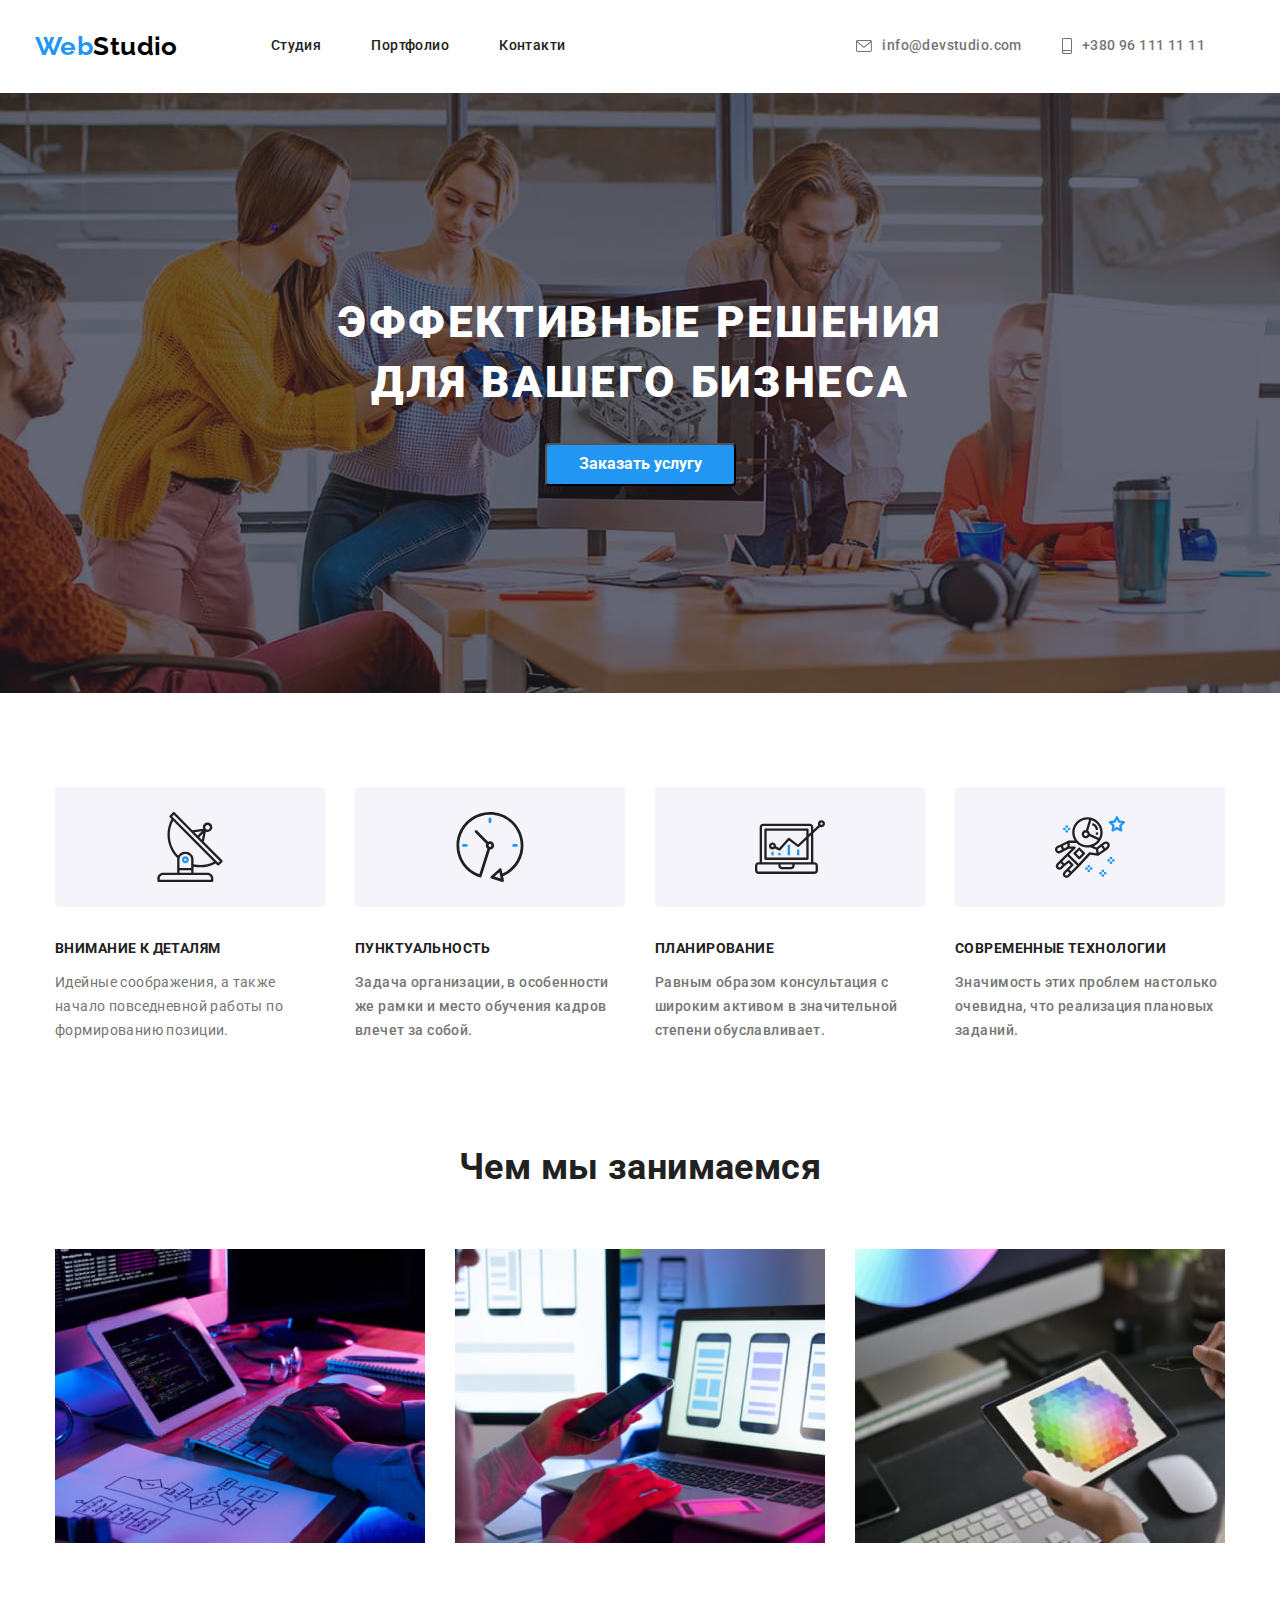
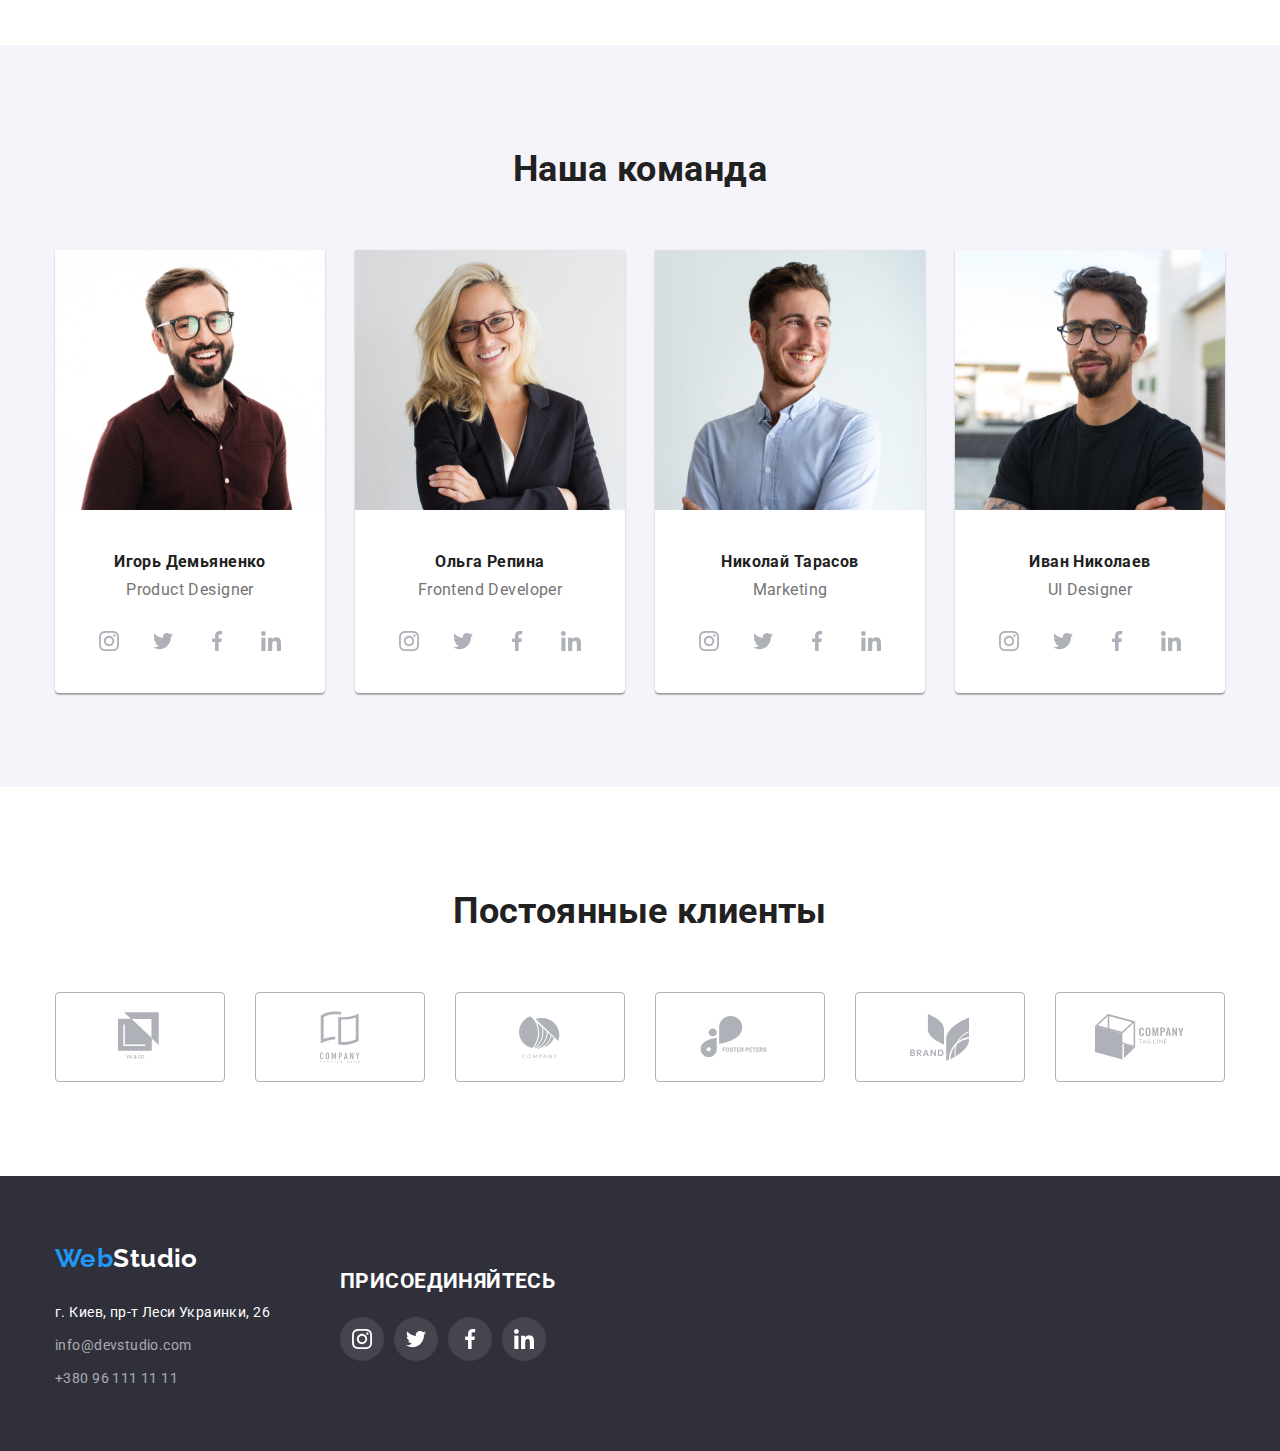
<file: index.html>
<!DOCTYPE html>
<html lang="ru">
  <head>
    <meta charset="UTF-8" />
    <meta name="viewport" content="width=device-width, initial-scale=1.0" />
    <title>WebStudio</title>
    <link
      href="https://fonts.googleapis.com/css2?family=Roboto:wght@300;400;500;700;900&display=swap"
      rel="stylesheet"
    />
    <link rel="stylesheet" href="./css/modern-normalize.min.css" />
    <link rel="stylesheet" href="./css/styles.css" />
  </head>
  <body>
    <!-- Header -->
    <header class="page-header">
      <div class="container flexbox">
        <nav class="navigation">
          <a class="link logo-header" href="./index.html"
            >Web<span class="studio-header">Studio</span></a
          >
          <!-- done -->
          <ul class="null list flexbox">
            <li class="header-item">
              <a class="null link header-link" href="./index.html">Студия</a>
            </li>
            <!-- done -->
            <li class="header-item">
              <a class="null link header-link" href="./portfolio.html"
                >Портфолио</a
              >
            </li>
            <!-- done -->
            <li class="header-item">
              <a class="null link header-link" href="">Контакти</a>
            </li>
            <!-- done -->
          </ul>
        </nav>
        <ul class="null list flexbox">
          <li class="contact-item">
            <a href="mailto:info@devstudio.com" class="contact-link">
              <svg class="mail-icon">
                <use href="./images/icons/sprite.svg#mail-icon"></use>
              </svg>
              info@devstudio.com
            </a>
          </li>
          <li class="contact-item">
            <a href="tel:380961111111" class="contact-link">
              <svg class="phone-icon">
                <use href="./images/icons/sprite.svg#smartphone-icon"></use>
              </svg>
              +380 96 111 11 11
            </a>
          </li>
        </ul>
      </div>
    </header>

    <main>
      <!-- Hero -->
      <section class="section-hero">
        <div class="container img-overlay">
          <ul class="null list hero-list">
            <li class="hero-item">
              <h1 class="null hero-header">
                Эффективные решения <br />
                для вашего бизнеса
              </h1>
            </li>
            <li class="hero-item">
              <button class="button-order" type="button">
                Заказать услугу
              </button>
            </li>
          </ul>
        </div>
      </section>

      <!-- Advantages -->
      <section class="section">
        <div class="container">
          <h2 class="hide-header">Преимущества</h2>
          <ul class="null list grid-list">
            <li class="grid-advantage-item">
              <div class="advantage-item-icon">
                <svg class="advantage-icon">
                  <use href="./images/icons/sprite.svg#antenna-icon"></use>
                </svg>
              </div>
              <h3 class="null advantage-header">Внимание к деталям</h3>
              <p class="null description">
                Идейные соображения, а также начало повседневной работы по
                формированию позиции.
              </p>
            </li>

            <li class="grid-advantage-item">
              <div class="advantage-item-icon">
                <svg class="advantage-icon">
                  <use href="./images/icons/sprite.svg#clock-icon"></use>
                </svg>
              </div>
              <h3 class="null advantage-header">Пунктуальность</h3>
              <p class="null">
                Задача организации, в особенности же рамки и место обучения
                кадров влечет за собой.
              </p>
            </li>

            <li class="grid-advantage-item">
              <div class="advantage-item-icon">
                <svg class="advantage-icon">
                  <use href="./images/icons/sprite.svg#diagram-icon"></use>
                </svg>
              </div>
              <h3 class="null advantage-header">Планирование</h3>
              <p class="null">
                Равным образом консультация с широким активом в значительной
                степени обуславливает.
              </p>
            </li>

            <li class="grid-advantage-item">
              <div class="advantage-item-icon">
                <svg class="advantage-icon">
                  <use href="./images/icons/sprite.svg#astronaut-icon"></use>
                </svg>
              </div>
              <h3 class="null advantage-header">Современные технологии</h3>
              <p class="null">
                Значимость этих проблем настолько очевидна, что реализация
                плановых заданий.
              </p>
            </li>
          </ul>
        </div>
      </section>

      <!-- What we do -->
      <section class="section-works">
        <div class="container">
          <h2 class="null section-header">Чем мы занимаемся</h2>
          <ul class="null list grid-list">
            <li class="works-item grid-works-item">
              <img
                class="works-img"
                src="./images/tablet_coding.jpg"
                alt="Планшет на якому редагують код"
              />
            </li>
            <li class="works-item grid-works-item">
              <img
                class="works-img"
                src="./images/smart_model.jpg"
                alt="Макет програми на дисплеї ноутбука"
              />
            </li>
            <li class="works-item grid-works-item">
              <img
                class="works-img"
                src="./images/color_schema.jpg"
                alt="Схема основних кольорів на планшеті"
              />
            </li>
          </ul>
        </div>
      </section>

      <!-- Own team -->
      <section class="section-team section">
        <div class="container">
          <h2 class="null section-header">Наша команда</h2>
          <ul class="null list grid-list">
            <li class="team-item grid-team-item">
              <img
                class="team-img"
                src="images/Ihor.jpg"
                alt="Игорь Демьяненко"
              />
              <h3 class="null card-fullname">Игорь Демьяненко</h3>
              <p class="null card-description">Product Designer</p>
              <ul class="null list social-list">
                <li class="social-item">
                  <a href="#" class="link social-link">
                    <svg class="social-icon">
                      <use
                        href="./images/icons/sprite.svg#instagram-icon"
                      ></use>
                    </svg>
                  </a>
                </li>
                <li class="social-item">
                  <a href="#" class="link social-link">
                    <svg class="social-icon">
                      <use href="./images/icons/sprite.svg#twitter-icon"></use>
                    </svg>
                  </a>
                </li>
                <li class="social-item">
                  <a href="#" class="link social-link">
                    <svg class="social-icon">
                      <use href="./images/icons/sprite.svg#facebook-icon"></use>
                    </svg>
                  </a>
                </li>
                <li class="social-item">
                  <a href="#" class="link social-link">
                    <svg class="social-icon">
                      <use href="./images/icons/sprite.svg#linkedin-icon"></use>
                    </svg>
                  </a>
                </li>
              </ul>
            </li>
            <li class="team-item grid-team-item">
              <img class="team-img" src="images/Olha.jpg" alt="Ольга Репина" />
              <h3 class="null card-fullname">Ольга Репина</h3>
              <p class="null card-description">Frontend Developer</p>
              <ul class="null list social-list">
                <li class="social-item">
                  <a href="#" class="link social-link">
                    <svg class="social-icon">
                      <use
                        href="./images/icons/sprite.svg#instagram-icon"
                      ></use>
                    </svg>
                  </a>
                </li>
                <li class="social-item">
                  <a href="#" class="link social-link">
                    <svg class="social-icon">
                      <use href="./images/icons/sprite.svg#twitter-icon"></use>
                    </svg>
                  </a>
                </li>
                <li class="social-item">
                  <a href="#" class="link social-link">
                    <svg class="social-icon">
                      <use href="./images/icons/sprite.svg#facebook-icon"></use>
                    </svg>
                  </a>
                </li>
                <li class="social-item">
                  <a href="#" class="link social-link">
                    <svg class="social-icon">
                      <use href="./images/icons/sprite.svg#linkedin-icon"></use>
                    </svg>
                  </a>
                </li>
              </ul>
            </li>
            <li class="team-item grid-team-item">
              <img
                class="team-img"
                src="images/Mykolai.jpg"
                alt="Николай Тарасов"
              />
              <h3 class="null card-fullname">Николай Тарасов</h3>
              <p class="null card-description">Marketing</p>
              <ul class="null list social-list">
                <li class="social-item">
                  <a href="#" class="link social-link">
                    <svg class="social-icon">
                      <use
                        href="./images/icons/sprite.svg#instagram-icon"
                      ></use>
                    </svg>
                  </a>
                </li>
                <li class="social-item">
                  <a href="#" class="link social-link">
                    <svg class="social-icon">
                      <use href="./images/icons/sprite.svg#twitter-icon"></use>
                    </svg>
                  </a>
                </li>
                <li class="social-item">
                  <a href="#" class="link social-link">
                    <svg class="social-icon">
                      <use href="./images/icons/sprite.svg#facebook-icon"></use>
                    </svg>
                  </a>
                </li>
                <li class="social-item">
                  <a href="#" class="link social-link">
                    <svg class="social-icon">
                      <use href="./images/icons/sprite.svg#linkedin-icon"></use>
                    </svg>
                  </a>
                </li>
              </ul>
            </li>

            <li class="team-item grid-team-item">
              <img
                class="team-img"
                src="images/Ivan.jpg"
                alt="Михаил Ермаков"
              />
              <h3 class="null card-fullname">Иван Николаев</h3>
              <p class="null card-description">UI Designer</p>
              <ul class="null list social-list">
                <li class="social-item">
                  <a href="#" class="link social-link">
                    <svg class="social-icon">
                      <use
                        href="./images/icons/sprite.svg#instagram-icon"
                      ></use>
                    </svg>
                  </a>
                </li>
                <li class="social-item">
                  <a href="#" class="link social-link">
                    <svg class="social-icon">
                      <use href="./images/icons/sprite.svg#twitter-icon"></use>
                    </svg>
                  </a>
                </li>
                <li class="social-item">
                  <a href="#" class="link social-link">
                    <svg class="social-icon">
                      <use href="./images/icons/sprite.svg#facebook-icon"></use>
                    </svg>
                  </a>
                </li>
                <li class="social-item">
                  <a href="#" class="link social-link">
                    <svg class="social-icon">
                      <use href="./images/icons/sprite.svg#linkedin-icon"></use>
                    </svg>
                  </a>
                </li>
              </ul>
            </li>
          </ul>
        </div>
      </section>

      <section class="section-client section">
        <div class="container">
          <h2 class="null section-header">Постоянные клиенты</h2>
          <ul class="null list flexbox client-list">
            <li class="client-item">
              <a href="" class="client-link">
                <svg class="client-icon" width="45" height="50">
                  <use href="./images/icons/sprite.svg#logo-1-icon"></use>
                </svg>
              </a>
            </li>
            <li class="client-item">
              <a href="" class="client-link">
                <svg class="client-icon" width="40" height="52">
                  <use href="./images/icons/sprite.svg#logo-2-icon"></use>
                </svg>
              </a>
            </li>
            <li class="client-item">
              <a href="" class="client-link">
                <svg class="client-icon" width="41" height="43">
                  <use href="./images/icons/sprite.svg#logo-3-icon"></use>
                </svg>
              </a>
            </li>
            <li class="client-item">
              <a href="" class="client-link">
                <svg class="client-icon" width="80" height="42">
                  <use href="./images/icons/sprite.svg#logo-4-icon"></use>
                </svg>
              </a>
            </li>
            <li class="client-item">
              <a href="" class="client-link">
                <svg class="client-icon" width="59" height="47">
                  <use href="./images/icons/sprite.svg#logo-5-icon"></use>
                </svg>
              </a>
            </li>
            <li class="client-item">
              <a href="" class="client-link">
                <svg class="client-icon" width="89" height="46">
                  <use href="./images/icons/sprite.svg#logo-6-icon"></use>
                </svg>
              </a>
            </li>
          </ul>
        </div>
      </section>
    </main>

    <!-- Footer -->
    <footer class="page-footer">
      <div class="container flexbox">
        <div class="null address-container">
          <a class="link logo-footer" href="./index.html"
            >Web<span class="studio-footer">Studio</span></a
          >
          <ul class="null list description address-section">
            <li class="address-item">
              <p class="null address">г. Киев, пр-т Леси Украинки, 26</p>
            </li>
            <li class="address-item">
              <a
                class="null link mail-link-footer"
                href="mailto:info@devstudio.com"
                >info@devstudio.com</a
              >
            </li>
            <li class="address-item">
              <a class="null link phone-link-footer" href="tel:380961111111"
                >+380 96 111 11 11</a
              >
            </li>
          </ul>
        </div>

        <div class="null social-container">
          <h2 class="footer-heading">присоединяйтесь</h2>
          <ul class="null list footer-social-list">
            <li class="footer-social-item">
              <a href="#" class="link footer-social-link">
                <svg class="footer-social-icon">
                  <use href="./images/icons/sprite.svg#instagram-icon"></use>
                </svg>
              </a>
            </li>
            <li class="footer-social-item">
              <a href="#" class="link footer-social-link">
                <svg class="footer-social-icon">
                  <use href="./images/icons/sprite.svg#twitter-icon"></use>
                </svg>
              </a>
            </li>
            <li class="footer-social-item">
              <a href="#" class="link footer-social-link">
                <svg class="footer-social-icon">
                  <use href="./images/icons/sprite.svg#facebook-icon"></use>
                </svg>
              </a>
            </li>
            <li class="footer-social-item">
              <a href="#" class="link footer-social-link">
                <svg class="footer-social-icon">
                  <use href="./images/icons/sprite.svg#linkedin-icon"></use>
                </svg>
              </a>
            </li>
          </ul>
        </div>
      </div>
    </footer>
  </body>
</html>
</file>
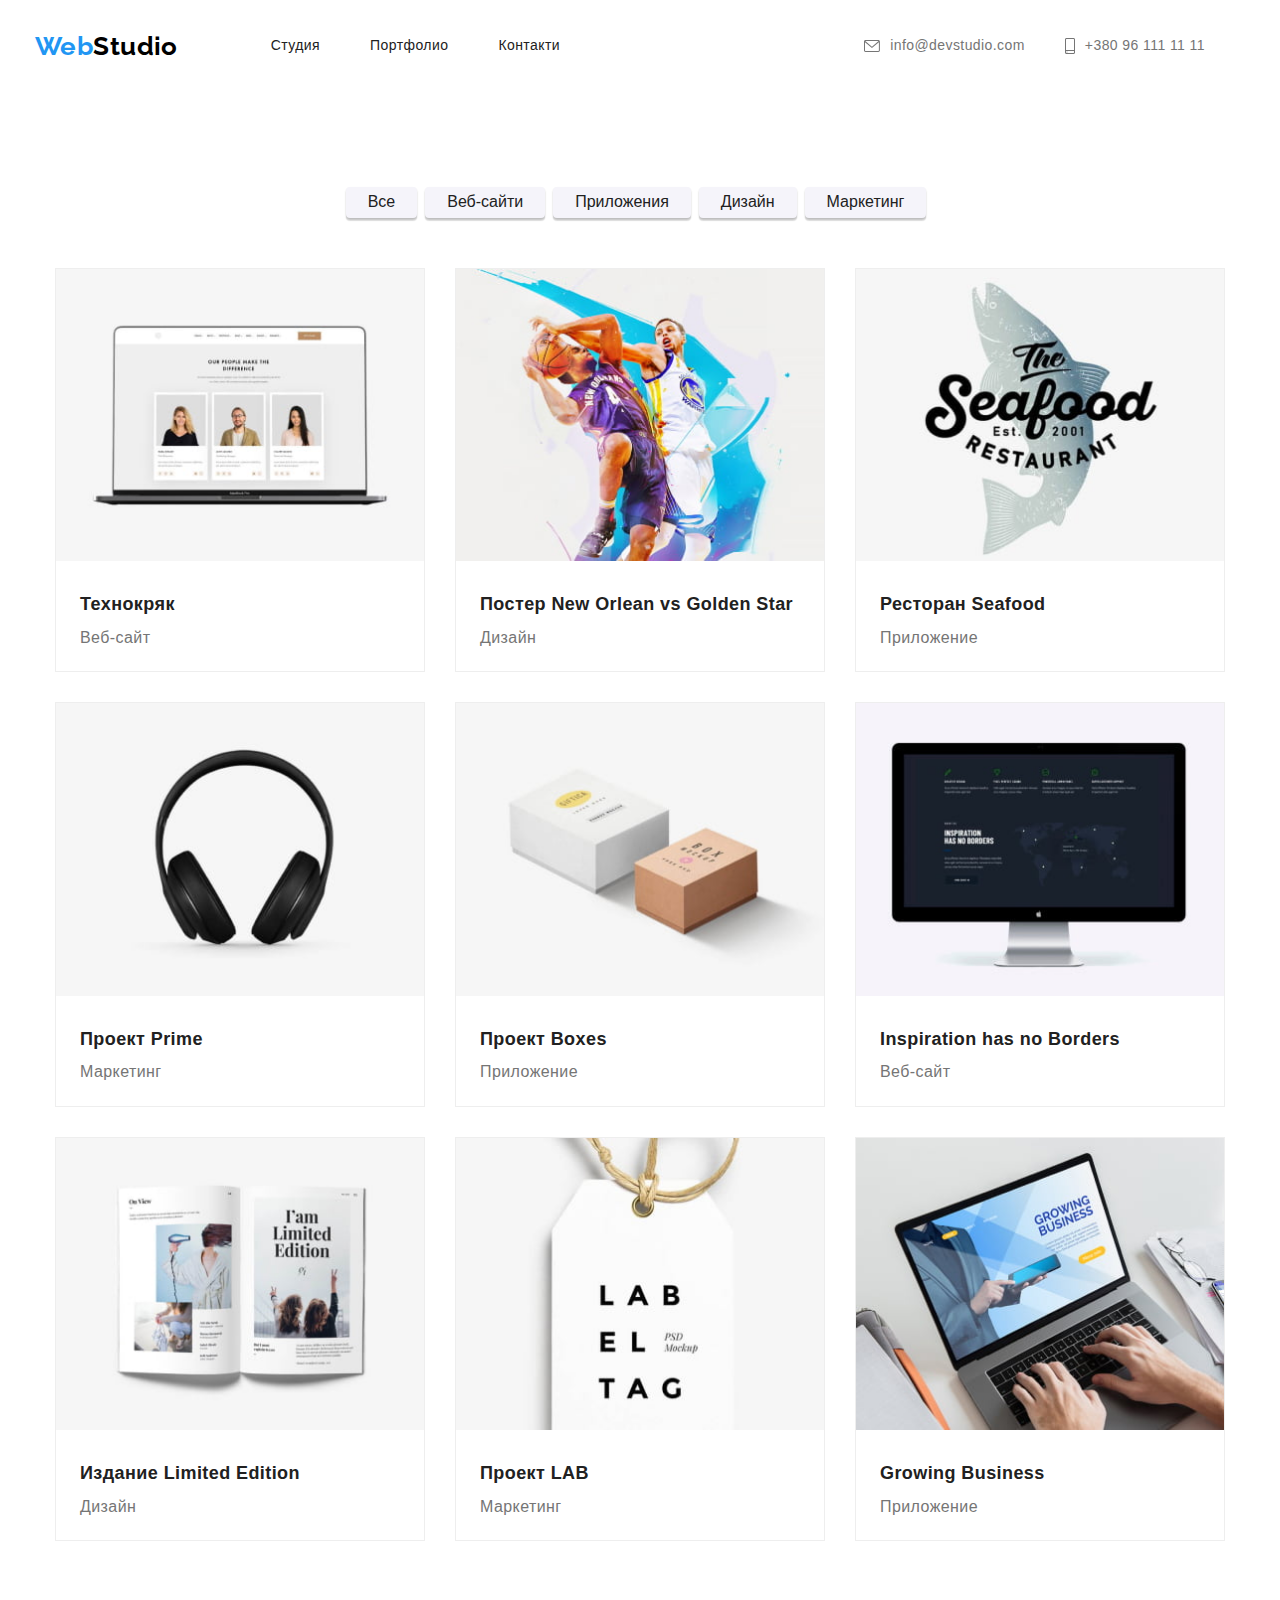
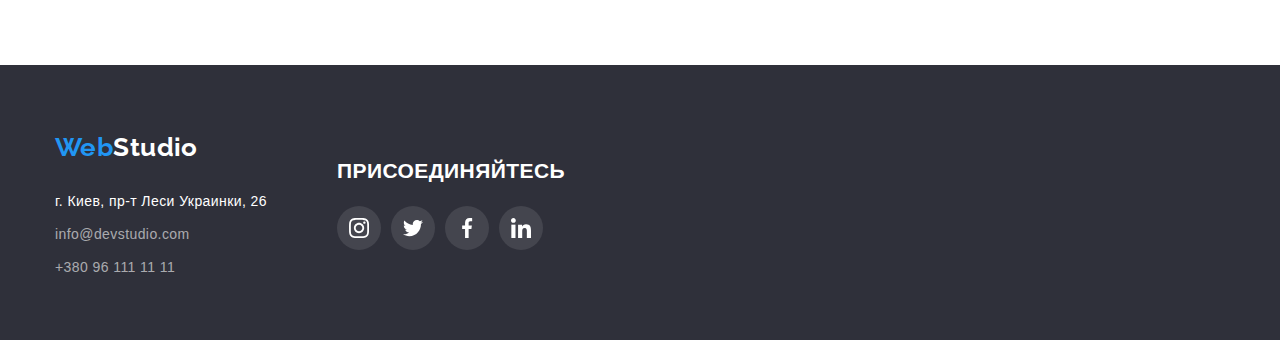
<file: portfolio.html>
<!DOCTYPE html>
<html lang="ru">
  <head>
    <meta charset="UTF-8" />
    <meta name="viewport" content="initial-scale=1.0" />
    <title>WebStudio</title>
    <link rel="stylesheet" href="./css/modern-normalize.min.css" />
    <link rel="stylesheet" href="./css/styles.css" />
  </head>
  <body>
    <!-- Header -->
    <header class="page-header">
      <div class="container flexbox">
        <nav class="navigation">
          <a class="link logo-header" href="./index.html"
            >Web<span class="studio-header">Studio</span></a
          >
          <!-- done -->
          <ul class="null list flexbox">
            <li class="header-item">
              <a class="null link header-link" href="./index.html">Студия</a>
            </li>
            <!-- done -->
            <li class="header-item">
              <a class="null link header-link" href="./portfolio.html"
                >Портфолио</a
              >
            </li>
            <!-- done -->
            <li class="header-item">
              <a class="null link header-link" href="">Контакти</a>
            </li>
            <!-- done -->
          </ul>
        </nav>
        <ul class="null list flexbox">
          <li class="contact-item">
            <a href="mailto:info@devstudio.com" class="contact-link">
              <svg class="mail-icon">
                <use href="./images/icons/sprite.svg#mail-icon"></use>
              </svg>
              info@devstudio.com
            </a>
          </li>
          <li class="contact-item">
            <a href="tel:380961111111" class="contact-link">
              <svg class="phone-icon">
                <use href="./images/icons/sprite.svg#smartphone-icon"></use>
              </svg>
              +380 96 111 11 11
            </a>
          </li>
        </ul>
      </div>
    </header>

    <!--Hero-->
    <main>
      <section class="section-projects section">
        <div class="container">
          <h1 class="hide-header">Проекти</h1>
          <ul class="null list grid-list center">
            <li class="btn-projects-item">
              <button class="button-filter" type="button">Все</button>
            </li>
            <li class="btn-projects-item">
              <button class="button-filter" type="button">Веб-сайти</button>
            </li>
            <li class="btn-projects-item">
              <button class="button-filter" type="button">Приложения</button>
            </li>
            <li class="btn-projects-item">
              <button class="button-filter" type="button">Дизайн</button>
            </li>
            <li class="btn-projects-item">
              <button class="button-filter" type="button">Маркетинг</button>
            </li>
          </ul>
          <ul class="null list grid-list">
            <li class="card-projects-item">
              <img
                class="project-img"
                src="images/portfolio/laptop.jpg"
                alt=""
              />
              <ul class="null list projects-description">
                <li class="projects-description-item">
                  <h2 class="null project-description-header">Технокряк</h2>
                </li>
                <li class="projects-description-item">
                  <p class="null project-description-text">Веб-сайт</p>
                </li>
              </ul>
            </li>
            <li class="card-projects-item">
              <img
                class="project-img"
                src="images/portfolio/basketball.jpg"
                alt=""
              />
              <ul class="null projects-description list">
                <li class="projects-description-item">
                  <h2 class="null project-description-header">
                    Постер New Orlean vs Golden Star
                  </h2>
                </li>
                <li class="projects-description-item">
                  <p class="null project-description-text">Дизайн</p>
                </li>
              </ul>
            </li>
            <li class="card-projects-item">
              <img
                class="project-img"
                src="images/portfolio/restaurant.jpg"
                alt=""
              />
              <ul class="null projects-description list">
                <li class="projects-description-item">
                  <h2 class="null project-description-header">
                    Ресторан Seafood
                  </h2>
                </li>
                <li class="projects-description-item">
                  <p class="null project-description-text">Приложение</p>
                </li>
              </ul>
            </li>
            <li class="card-projects-item">
              <img
                class="project-img"
                src="images/portfolio/headphones.jpg"
                alt=""
              />
              <ul class="null projects-description list">
                <li class="projects-description-item">
                  <h2 class="null project-description-header">Проект Prime</h2>
                </li>
                <li class="projects-description-item">
                  <p class="null project-description-text">Маркетинг</p>
                </li>
              </ul>
            </li>
            <li class="card-projects-item">
              <img
                class="project-img"
                src="images/portfolio/boxes.jpg"
                alt=""
              />
              <ul class="null projects-description list">
                <li class="projects-description-item">
                  <h2 class="null project-description-header">Проект Boxes</h2>
                </li>
                <li class="projects-description-item">
                  <p class="null project-description-text">Приложение</p>
                </li>
              </ul>
            </li>
            <li class="card-projects-item">
              <img
                class="project-img"
                src="images/portfolio/monitor.jpg"
                alt=""
              />
              <ul class="null projects-description list">
                <li class="projects-description-item">
                  <h2 class="null project-description-header">
                    Inspiration has no Borders
                  </h2>
                </li>
                <li class="projects-description-item">
                  <p class="null project-description-text">Веб-сайт</p>
                </li>
              </ul>
            </li>
            <li class="card-projects-item">
              <img
                class="project-img"
                src="images/portfolio/magazine.jpg"
                alt=""
              />
              <ul class="null projects-description list">
                <li class="projects-description-item">
                  <h2 class="null project-description-header">
                    Издание Limited Edition
                  </h2>
                </li>
                <li class="projects-description-item">
                  <p class="null project-description-text">Дизайн</p>
                </li>
              </ul>
            </li>
            <li class="card-projects-item">
              <img
                class="project-img"
                src="images/portfolio/label.jpg"
                alt=""
              />
              <ul class="null projects-description list">
                <li class="projects-description-item">
                  <h2 class="null project-description-header">Проект LAB</h2>
                </li>
                <li class="projects-description-item">
                  <p class="null project-description-text">Маркетинг</p>
                </li>
              </ul>
            </li>
            <li class="card-projects-item">
              <img
                class="project-img"
                src="images/portfolio/growing_business.jpg"
                alt=""
              />
              <ul class="null projects-description list">
                <li class="projects-description-item">
                  <h2 class="null project-description-header">
                    Growing Business
                  </h2>
                </li>
                <li class="projects-description-item">
                  <p class="null project-description-text">Приложение</p>
                </li>
              </ul>
            </li>
          </ul>
        </div>
      </section>
    </main>

    <!-- Footer -->
    <footer class="page-footer">
      <div class="container flexbox">
        <div class="null address-container">
          <a class="link logo-footer" href="./index.html"
            >Web<span class="studio-footer">Studio</span></a
          >
          <ul class="null list address-section">
            <li class="address-item">
              <p class="null address">г. Киев, пр-т Леси Украинки, 26</p>
            </li>
            <li class="address-item">
              <a
                class="null link mail-link-footer"
                href="mailto:info@devstudio.com"
                >info@devstudio.com</a
              >
            </li>
            <li class="address-item">
              <a class="null link phone-link-footer" href="tel:380961111111"
                >+380 96 111 11 11</a
              >
            </li>
          </ul>
        </div>

        <div class="null social-container">
          <h2 class="footer-heading">присоединяйтесь</h2>
          <ul class="null list footer-social-list">
            <li class="footer-social-item">
              <a href="#" class="link footer-social-link">
                <svg class="footer-social-icon">
                  <use href="./images/icons/sprite.svg#instagram-icon"></use>
                </svg>
              </a>
            </li>
            <li class="footer-social-item">
              <a href="#" class="link footer-social-link">
                <svg class="footer-social-icon">
                  <use href="./images/icons/sprite.svg#twitter-icon"></use>
                </svg>
              </a>
            </li>
            <li class="footer-social-item">
              <a href="#" class="link footer-social-link">
                <svg class="footer-social-icon">
                  <use href="./images/icons/sprite.svg#facebook-icon"></use>
                </svg>
              </a>
            </li>
            <li class="footer-social-item">
              <a href="#" class="link footer-social-link">
                <svg class="footer-social-icon">
                  <use href="./images/icons/sprite.svg#linkedin-icon"></use>
                </svg>
              </a>
            </li>
          </ul>
        </div>
      </div>
    </footer>
  </body>
</html>
</file>
<file: css/styles.css>
/*--------------------------------------------------------*/
/* Connect font Raleway from directory fonts in all .html */
@font-face {
  font-family: "Raleway";
  src: url("../fonts/Raleway-Bold.ttf") format("truetype");
}
/* Define variable with colors in all .html */
:root {
  --black-color: #000000;
  --black-heading-color: #212121;
  --grey-text-color: #757575;
  --grey-icon-color: #afb1b8;
  --blue-link-color: #2196f3;
  --white-color: #ffffff;
  --white-link-color: rgba(255, 255, 255, 0.6);
  --white-icon-color: rgba(255, 255, 255, 0.1);
  --black-section-color: #2f303a;
  --white-button-color: #f5f4fa;
  --light-grey-card-color: #eeeeee;
}
/*--------------------------------------------------------*/

/*--------------------------------------------------------*/
/* Define main rules for pages in all .html*/
body {
  font-family: "Roboto", sans-serif;
  font-style: normal;
  font-weight: 500;
  font-size: 14px;
  line-height: 1.71;
  letter-spacing: 0.03em;
  color: var(--grey-text-color);
  background-color: var(--white-color);
}
.container {
  width: 1200px;
  padding-left: 15px;
  padding-right: 15px;
  margin-left: auto;
  margin-right: auto;
}
.section {
  padding-top: 94px;
  padding-bottom: 94px;
}
.flexbox {
  display: flex;
}
.flexbox-inline {
  display: inline-flex;
}
/* Tag a style in index.html*/
.link {
  text-decoration: none;
  color: var(--black-heading-color);
}
/* Hover tag a style in index.html*/
.link:hover {
  color: var(--blue-link-color);
}
/* Hide list style element in all .html */
.list {
  list-style: none;
}
.null {
  margin: 0;
  padding: 0;
}
.grid-list {
  display: flex;
  flex-wrap: wrap;
}
.section-header {
  color: var(--black-heading-color);
  font-size: 36px;
  font-weight: bold;
  text-align: center;
  padding-bottom: 50px;
}
/*--------------------------------------------------------*/

/*--------------------------------------------------------*/
.page-header {
  padding-top: 24px;
  padding-bottom: 25px;
}
.page-header .flexbox {
  justify-content: flex-end;
  align-items: center;
}
/*--------------------------------------------------------*/

/*--------------------------------------------------------*/
/*Rules for logo*/
.logo-header {
  font-family: "Raleway", sans-serif;
  font-style: normal;
  font-weight: 700;
  font-size: 26px;
  margin-right: 93px;
  color: var(--blue-link-color);
}
.logo-footer {
  font-family: "Raleway", sans-serif;
  font-style: normal;
  font-weight: 700;
  font-size: 26px;
  color: var(--blue-link-color);
}
/*Second part of logo in header*/
.studio-header {
  color: var(--black-color);
}
/*Second part of logo in footer*/
.studio-footer {
  color: var(--white-color);
}
/*--------------------------------------------------------*/

/*--------------------------------------------------------*/
.navigation {
  display: flex;
  align-items: center;
  margin-right: auto;
}
.header-item {
  color: var(--black-heading-color);
}
.header-item:not(:last-child) {
  margin-right: 50px;
}
.page-header {
  margin-right: 40px;
}

.contact-item {
  margin-left: 40px;
  justify-content: center;
}

.contact-link {
  display: flex;
  align-items: center;
  text-decoration: none;
  color: var(--grey-text-color);
}
.contact-link:hover {
  color: var(--blue-link-color);
}
.mail-icon {
  margin-right: 10px;
  height: 12px;
  width: 16px;
  fill: var(--grey-text-color);
}
.phone-icon {
  margin-right: 10px;
  height: 16px;
  width: 10px;
  fill: var(--grey-text-color);
}
.contact-link:hover .mail-icon {
  fill: var(--blue-link-color);
}
.contact-link:hover .phone-icon {
  fill: var(--blue-link-color);
}

/*--------------------------------------------------------*/

/*--------------------------------------------------------*/

.section-hero {
  height: 600px;
  background-image: url(../images/hero.jpg);
  background-repeat: no-repeat;
  background-position: top center;
  background-size: cover;
}
.img-overlay {
  height: 600px;
  width: 100%;
  background-image: linear-gradient(
    rgba(47, 48, 58, 0.4),
    rgba(47, 48, 58, 0.4)
  );
}
.hero-list {
  padding-top: 200px;
}
.hero-item {
  text-align: center;
}
.hero-header {
  font-size: 44px;
  font-weight: 900;
  line-height: 1.36;
  letter-spacing: 0.06em;
  text-transform: uppercase;
  color: var(--white-color);
}
/* Button order in index.html */
.button-order {
  font-size: 16px;
  font-weight: bold;
  border-radius: 4px;
  margin-top: 30px;
  padding: 10px 32px;
  color: var(--white-color);
  background-color: var(--blue-link-color);
}
/*--------------------------------------------------------*/

/*--------------------------------------------------------*/
.hide-header {
  display: none;
}
.grid-advantage-item {
  width: calc((100% - 30px * 3) / 4);
  margin-right: 30px;
}

.grid-advantage-item:nth-child(4n) {
  margin-right: 0;
}

.advantage-item-icon {
  width: 270px;
  height: 120px;
  display: flex;
  justify-content: center;
  align-items: center;
  margin-bottom: 30px;
  border-radius: 4px;
  background-color: var(--white-button-color);
}

.advantage-icon {
  width: 70px;
  height: 70px;
}

.advantage-header {
  font-weight: bold;
  font-size: 14px;
  margin-bottom: 10px;
  text-transform: uppercase;
  color: var(--black-heading-color);
}
.description {
  font-weight: normal;
}
/*--------------------------------------------------------*/

/*--------------------------------------------------------*/
.section-works {
  padding-bottom: 94px;
}
.grid-works-item {
  width: calc((100% - 30px * 2) / 3);
  margin-right: 30px;
}
.grid-works-item:nth-child(3n) {
  margin-right: 0;
}
.works-img {
  width: 370px;
  height: 294px;
}
.works-item {
  mix-blend-mode: normal;
}
/*--------------------------------------------------------*/

/*--------------------------------------------------------*/
.section-team {
  background-color: var(--white-button-color);
}
.grid-team-item {
  width: calc((100% - 30px * 3) / 4);
  margin-right: 30px;
}
.grid-team-item:nth-child(4n) {
  margin-right: 0;
}
.team-item {
  box-shadow: 0px 1px 3px rgba(0, 0, 0, 0.12), 0px 1px 1px rgba(0, 0, 0, 0.14),
    0px 2px 1px rgba(0, 0, 0, 0.2);
  border-radius: 0px 0px 4px 4px;
  background-color: var(--white-color);
}
.team-img {
  width: 270px;
  height: 260px;
}
.card-fullname {
  font-size: 16px;
  text-align: center;
  margin-top: 30px;
  color: var(--black-heading-color);
}
.card-description {
  font-weight: normal;
  font-size: 16px;
  text-align: center;
  margin-bottom: 16px;
  color: var(--grey-text-color);
}
.social-list {
  display: flex;
  margin-bottom: 30px;
  justify-content: center;
}
.social-item {
  margin-right: 10px;
  border-radius: 50%;
}
.social-item:nth-child(4n) {
  margin-right: 0;
}
.social-link {
  display: flex;
  justify-content: center;
  align-items: center;
  width: 44px;
  height: 44px;
  border-radius: 50%;
}
.social-item:not(:last-child) {
  margin-right: 10px;
}
.social-item:hover {
  background-color: var(--blue-link-color);
}
.social-icon {
  width: 20px;
  height: 20px;
  fill: var(--grey-icon-color);
}

.social-item:hover .social-icon {
  fill: var(--white-color);
}
/*--------------------------------------------------------*/

/*--------------------------------------------------------*/
.page-footer {
  color: var(--white-text-color);
  background-color: var(--black-section-color);
}
.page-footer .mail-link .phone-link {
  color: var(--white-link-color);
}
/*--------------------------------------------------------*/

/*--------------------------------------------------------*/
.grid-list.center {
  justify-content: center;
  align-content: center;
  margin-bottom: 50px;
}
/* Buttons filter in portfolio.html */
.button-filter {
  font-size: 16px;
  border-style: none;
  box-shadow: 0px 3px 1px rgba(0, 0, 0, 0.1), 0px 1px 2px rgba(0, 0, 0, 0.08),
    0px 2px 2px rgba(0, 0, 0, 0.12);
  border-radius: 4px;
  padding: 6px 22px;
  color: var(--black-heading-color);
  background-color: var(--white-button-color);
}
/* Hover for buttons in portfolio.html */
.button-filter:hover {
  color: var(--white-color);
  background-color: var(--blue-link-color);
}
.btn-projects-item {
  margin-right: 8px;
}
.projects-item:last-child {
  margin-right: 0;
}
/*--------------------------------------------------------*/

/*--------------------------------------------------------*/
.card-projects-item {
  width: calc((100% - 30px * 2) / 3);
  margin-right: 30px;
  margin-bottom: 30px;
  background-color: var(--white-color);
  border: 1px solid var(--light-grey-card-color);
}
.card-projects-item:hover {
  box-shadow: 0px 1px 1px rgba(0, 0, 0, 0.12), 0px 4px 4px rgba(0, 0, 0, 0.06),
    1px 4px 6px rgba(0, 0, 0, 0.16);
}
.card-projects-item:nth-child(3n) {
  margin-right: 0px;
}
.projects-description {
  margin: 20px 24px;
}
.projects-description-item {
  margin-bottom: 4px;
}
.projects-description-item:last-child {
  margin-bottom: 0;
}
.project-description-header {
  font-weight: bold;
  font-size: 18px;
  color: var(--black-heading-color);
}
.project-description-text {
  font-weight: normal;
  font-size: 16px;
  color: var(--grey-text-color);
}
.project-img {
  width: 368px;
  object-fit: fill;
}
/*--------------------------------------------------------*/

/*--------------------------------------------------------*/
.client-item {
  width: calc((100% - 30px * 5) / 6);
  margin-right: 30px;
}
.client-item:nth-child(6n) {
  margin-right: 0;
}
.client-link {
  display: flex;
  justify-content: center;
  align-items: center;
  width: 170px;
  height: 90px;
  border: 1px solid var(--grey-icon-color);
  border-radius: 4px;
}
.client-icon {
  fill: var(--grey-icon-color);
}

.client-link:hover {
  border: 1px solid var(--blue-link-color);
}

.client-link:hover .client-icon {
  fill: var(--blue-link-color);
}
/*--------------------------------------------------------*/

/*--------------------------------------------------------*/
.page-footer {
  padding-top: 60px;
  padding-bottom: 60px;
}
.address-container {
  display: flex;
  flex-direction: column;
}
.social-container {
  display: inline-block;
  margin-top: 10px;
  margin-left: 70px;
}
.address-section {
  margin-top: 20px;
}
.address-item {
  padding-bottom: 9px;
}
.address-item:last-child {
  padding-bottom: 0;
}
.mail-link-footer,
.phone-link-footer {
  color: var(--white-link-color);
}
.address {
  color: var(--white-color);
}
/*--------------------------------------------------------*/

/*--------------------------------------------------------*/
.footer-social-list {
  display: inline-flex;
  margin-bottom: 30px;
  justify-content: center;
}

.footer-heading {
  font-weight: bold;
  text-transform: uppercase;
  color: var(--white-color);
}

.footer-social-link {
  display: flex;
  justify-content: center;
  align-items: center;
  width: 44px;
  height: 44px;
  border-radius: 50%;
  background-color: var(--white-icon-color);
}

.footer-social-item {
  margin-right: 10px;
  border-radius: 50%;
}

.footer-social-item:nth-child(4n) {
  margin-right: 0;
}

.footer-social-item:hover {
  background-color: var(--blue-link-color);
}

.footer-social-icon {
  width: 20px;
  height: 20px;
  fill: var(--white-color);
}

.footer-social-item:hover .social-icon {
  fill: var(--white-color);
}
/*--------------------------------------------------------*/

/*--------------------------------------------------------*/
</file>
